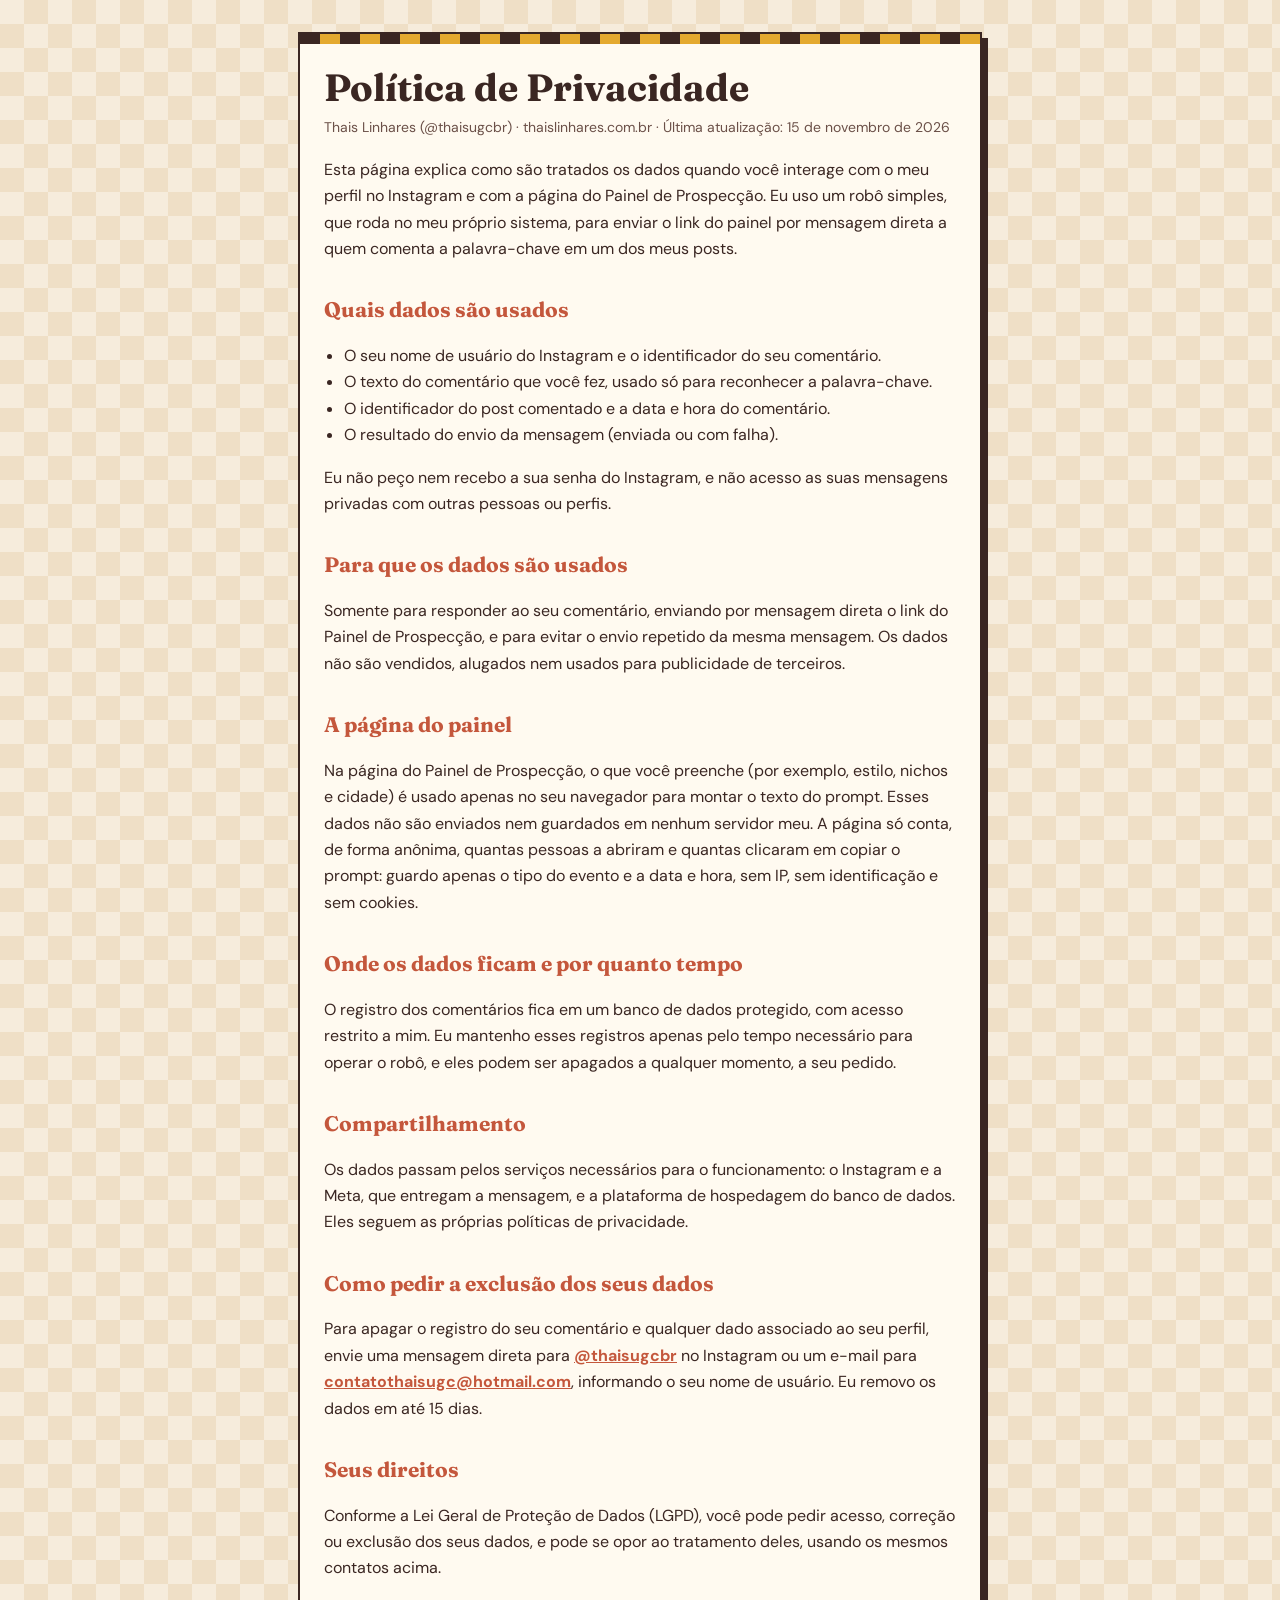
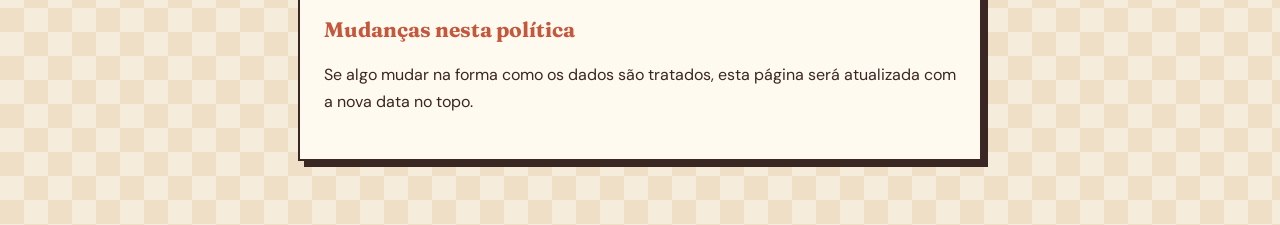
<file: privacidade/index.html>
<!DOCTYPE html>
<html lang="pt-BR">
<head>
<meta charset="utf-8">
<meta name="viewport" content="width=device-width, initial-scale=1">
<title>Política de Privacidade | Thais Linhares</title>
<meta name="robots" content="index,follow">
<link rel="preconnect" href="https://fonts.googleapis.com">
<link href="https://fonts.googleapis.com/css2?family=Fraunces:opsz,wght@9..144,600;9..144,700&family=DM+Sans:wght@400;500;700&display=swap" rel="stylesheet">
<style>
  :root{--cream:#f6ecdc;--paper:#fffaf0;--cocoa:#3a2622;--cocoa2:#6b5048;--terra:#c4573c;--mustard:#e4a92f}
  *{box-sizing:border-box}
  body{margin:0;background:var(--cream);color:var(--cocoa);font-family:"DM Sans",system-ui,sans-serif;line-height:1.65;
    background-image:conic-gradient(#efdfc6 25%,transparent 0 50%,#efdfc6 0 75%,transparent 0);background-size:48px 48px}
  main{max-width:720px;margin:0 auto;padding:32px 18px 64px}
  .card{background:var(--paper);border:2px solid var(--cocoa);box-shadow:6px 6px 0 var(--cocoa);padding:28px 24px}
  h1{font-family:Fraunces,Georgia,serif;font-size:clamp(28px,6vw,38px);line-height:1.15;margin:0 0 6px}
  h2{font-family:Fraunces,Georgia,serif;font-size:21px;margin:30px 0 8px;color:var(--terra)}
  p,li{font-size:16px;color:var(--cocoa)}
  ul{padding-left:20px}
  .meta{color:var(--cocoa2);font-size:14px;margin:0 0 18px}
  a{color:var(--terra);font-weight:700}
  .bar{height:10px;margin:-28px -24px 22px;background:repeating-linear-gradient(90deg,var(--cocoa) 0 20px,var(--mustard) 20px 40px)}
</style>
</head>
<body>
<main>
  <div class="card">
    <div class="bar"></div>
    <h1>Política de Privacidade</h1>
    <p class="meta">Thais Linhares (@thaisugcbr) · thaislinhares.com.br · Última atualização: 15 de novembro de 2026</p>

    <p>Esta página explica como são tratados os dados quando você interage com o meu perfil no Instagram e com a página do Painel de Prospecção. Eu uso um robô simples, que roda no meu próprio sistema, para enviar o link do painel por mensagem direta a quem comenta a palavra-chave em um dos meus posts.</p>

    <h2>Quais dados são usados</h2>
    <ul>
      <li>O seu nome de usuário do Instagram e o identificador do seu comentário.</li>
      <li>O texto do comentário que você fez, usado só para reconhecer a palavra-chave.</li>
      <li>O identificador do post comentado e a data e hora do comentário.</li>
      <li>O resultado do envio da mensagem (enviada ou com falha).</li>
    </ul>
    <p>Eu não peço nem recebo a sua senha do Instagram, e não acesso as suas mensagens privadas com outras pessoas ou perfis.</p>

    <h2>Para que os dados são usados</h2>
    <p>Somente para responder ao seu comentário, enviando por mensagem direta o link do Painel de Prospecção, e para evitar o envio repetido da mesma mensagem. Os dados não são vendidos, alugados nem usados para publicidade de terceiros.</p>

    <h2>A página do painel</h2>
    <p>Na página do Painel de Prospecção, o que você preenche (por exemplo, estilo, nichos e cidade) é usado apenas no seu navegador para montar o texto do prompt. Esses dados não são enviados nem guardados em nenhum servidor meu. A página só conta, de forma anônima, quantas pessoas a abriram e quantas clicaram em copiar o prompt: guardo apenas o tipo do evento e a data e hora, sem IP, sem identificação e sem cookies.</p>

    <h2>Onde os dados ficam e por quanto tempo</h2>
    <p>O registro dos comentários fica em um banco de dados protegido, com acesso restrito a mim. Eu mantenho esses registros apenas pelo tempo necessário para operar o robô, e eles podem ser apagados a qualquer momento, a seu pedido.</p>

    <h2>Compartilhamento</h2>
    <p>Os dados passam pelos serviços necessários para o funcionamento: o Instagram e a Meta, que entregam a mensagem, e a plataforma de hospedagem do banco de dados. Eles seguem as próprias políticas de privacidade.</p>

    <h2>Como pedir a exclusão dos seus dados</h2>
    <p>Para apagar o registro do seu comentário e qualquer dado associado ao seu perfil, envie uma mensagem direta para <a href="https://instagram.com/thaisugcbr">@thaisugcbr</a> no Instagram ou um e-mail para <a href="mailto:contatothaisugc@hotmail.com">contatothaisugc@hotmail.com</a>, informando o seu nome de usuário. Eu removo os dados em até 15 dias.</p>

    <h2>Seus direitos</h2>
    <p>Conforme a Lei Geral de Proteção de Dados (LGPD), você pode pedir acesso, correção ou exclusão dos seus dados, e pode se opor ao tratamento deles, usando os mesmos contatos acima.</p>

    <h2>Mudanças nesta política</h2>
    <p>Se algo mudar na forma como os dados são tratados, esta página será atualizada com a nova data no topo.</p>
  </div>
</main>
</body>
</html>
</file>
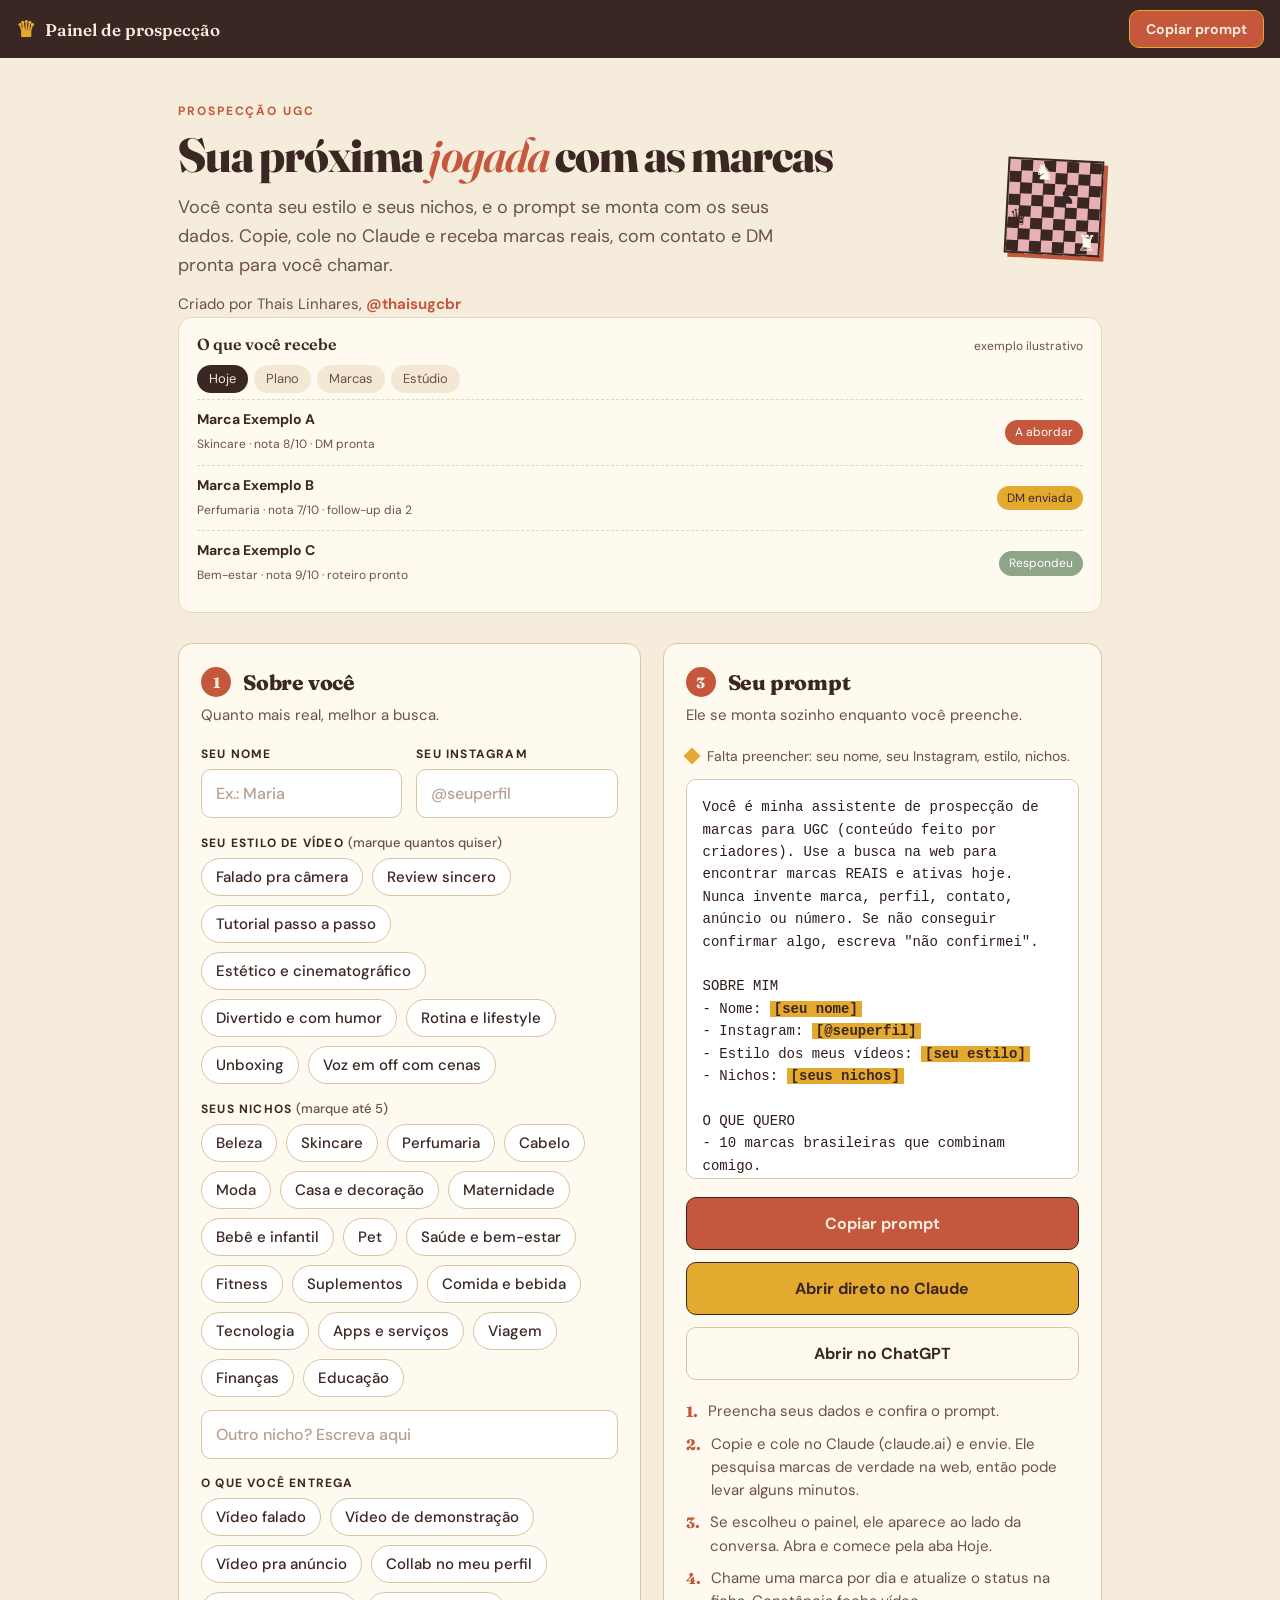
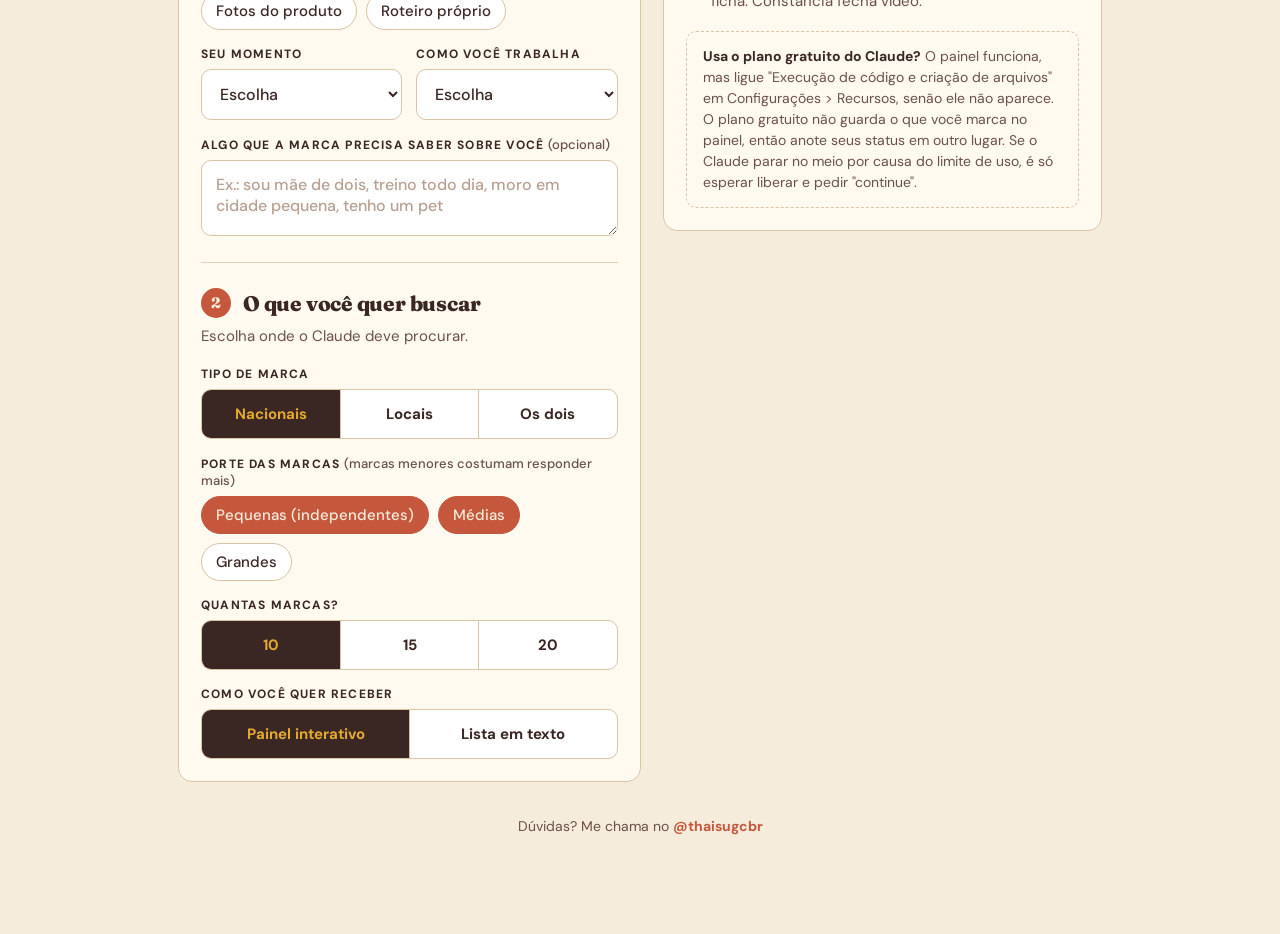
<file: prospeccao/index.html>
<!doctype html>
<html lang="pt-BR">
<head>
<meta charset="utf-8">
<meta name="viewport" content="width=device-width,initial-scale=1,viewport-fit=cover">
<title>Painel de Prospecção UGC | Thais Linhares</title>
<meta name="description" content="Preencha seus dados e receba o prompt pronto para o Claude encontrar marcas que combinam com o seu estilo, inclusive marcas locais.">
<meta property="og:type" content="website">
<meta property="og:title" content="Painel de Prospecção UGC | Thais Linhares">
<meta property="og:description" content="Preencha seus dados e receba o prompt pronto para o Claude encontrar marcas que combinam com o seu estilo, inclusive marcas locais.">
<meta property="og:url" content="https://thaislinhares.com.br/prospeccao/">
<meta name="twitter:card" content="summary">
<link rel="preconnect" href="https://fonts.googleapis.com">
<link rel="preconnect" href="https://fonts.gstatic.com" crossorigin>
<link rel="stylesheet" href="https://fonts.googleapis.com/css2?family=Fraunces:ital,opsz,wght@0,9..144,600;0,9..144,800;1,9..144,600&family=DM+Sans:wght@400;500;600;700&display=swap">
<style>
:root{
  --cream:#f6ecdc; --cream2:#efdfc6; --paper:#fffaf0; --cocoa:#3a2622; --cocoa2:#6b5048;
  --terra:#c4573c; --terra-d:#a54430; --mustard:#e4a92f; --sage:#8ea58a; --rose:#e6b0b4;
  --display:"Fraunces",Georgia,serif; --body:"DM Sans",ui-sans-serif,system-ui,sans-serif;
}
*{box-sizing:border-box}
html{scroll-behavior:smooth}
body{margin:0;color:var(--cocoa);font:16px/1.55 var(--body);-webkit-text-size-adjust:100%;
  background:var(--cream) conic-gradient(var(--cream) 25%,var(--cream2) 0 50%,var(--cream) 0 75%,var(--cream2) 0) 0 0/64px 64px}
.chk{background-image:conic-gradient(var(--a,var(--cocoa)) 25%,var(--b,var(--cream)) 0 50%,var(--a,var(--cocoa)) 0 75%,var(--b,var(--cream)) 0)}

.top{position:sticky;top:0;z-index:10;background:var(--cocoa);color:var(--cream);display:flex;align-items:center;justify-content:space-between;gap:12px;padding:10px max(16px,env(safe-area-inset-right)) 10px max(16px,env(safe-area-inset-left));border-bottom:4px solid var(--mustard)}
.top b{font:600 17px var(--display);display:flex;align-items:center;gap:9px;white-space:nowrap;overflow:hidden;text-overflow:ellipsis}
.top b i{font-style:normal;color:var(--mustard);font-size:22px;line-height:1}
.top .btn{padding:9px 16px;min-height:0;font-size:14px;flex:none;box-shadow:none;background:var(--mustard);color:var(--cocoa);border-color:var(--mustard)}
.wrap{max-width:1080px;margin:0 auto;padding:30px max(18px,env(safe-area-inset-right)) 96px max(18px,env(safe-area-inset-left))}

.hero{display:grid;grid-template-columns:minmax(0,1.25fr) minmax(0,.75fr);gap:30px;align-items:center}
@media (max-width:820px){.hero{grid-template-columns:1fr}}
.tag{display:inline-flex;align-items:center;gap:10px;font:700 12px var(--body);letter-spacing:.16em;text-transform:uppercase;color:var(--terra);margin-bottom:16px}
.tag span{width:46px;height:14px;border:2px solid var(--cocoa);background-size:14px 14px;--a:var(--cocoa);--b:var(--cream)}
h1{font-family:var(--display);font-weight:800;font-size:clamp(40px,9vw,76px);line-height:1;letter-spacing:-.02em;margin:0 0 20px;color:var(--cocoa);font-variation-settings:"opsz" 144}
h1 em{font-style:italic;font-weight:600;color:var(--terra);position:relative;white-space:nowrap}
h1 em::after{content:"";position:absolute;left:0;right:0;bottom:.04em;height:.2em;background:var(--mustard);opacity:.55;z-index:-1}
.lead{font-size:clamp(17px,3.4vw,21px);line-height:1.6;color:var(--cocoa2);max-width:34em;margin:0 0 22px}
.byline{font-size:15px;color:var(--cocoa2)}
.byline a{color:var(--terra);font-weight:700;text-decoration:none}

.board{position:relative;aspect-ratio:1;width:100%;max-width:360px;justify-self:center;border:4px solid var(--cocoa);box-shadow:10px 10px 0 var(--terra);background-size:25% 25%;--a:var(--cocoa);--b:var(--rose);transform:rotate(2deg)}
.board .pc{position:absolute;display:grid;place-items:center;font:400 clamp(44px,12vw,70px)/1 "Segoe UI Symbol","Noto Sans Symbols 2","DejaVu Sans",serif;width:25%;height:25%}
.board .p1{left:25%;top:0;color:var(--paper)}
.board .p2{left:50%;top:25%;color:var(--cocoa)}
.board .p3{left:0;top:50%;color:var(--cocoa)}
.board .p4{left:75%;top:75%;color:var(--paper)}
.board .tagc{position:absolute;left:-6px;bottom:-18px;background:var(--mustard);border:3px solid var(--cocoa);padding:8px 14px;font:700 13px var(--body);letter-spacing:.1em;text-transform:uppercase;transform:rotate(-3deg);color:var(--cocoa)}
@media (max-width:820px){.board{max-width:300px;margin:14px auto 22px}}

.stats{display:grid;grid-template-columns:repeat(3,1fr);gap:12px;margin-top:34px}
@media (max-width:640px){.stats{grid-template-columns:1fr}}
.stat{display:flex;gap:14px;align-items:flex-start;background:var(--paper);border:2px solid var(--cocoa);padding:16px;box-shadow:4px 4px 0 var(--cocoa)}
.stat i{font-style:normal;flex:none;width:44px;height:44px;display:grid;place-items:center;border:2px solid var(--cocoa);background:var(--mustard);font-size:26px;line-height:1;font-family:"Segoe UI Symbol","Noto Sans Symbols 2","DejaVu Sans",serif}
.stat:nth-child(2) i{background:var(--rose)}
.stat:nth-child(3) i{background:var(--sage)}
.stat strong{display:block;font:800 18px var(--display);line-height:1.2;margin-bottom:3px}
.stat span{font-size:15px;color:var(--cocoa2);line-height:1.4}

.cols{display:grid;grid-template-columns:minmax(0,1fr) minmax(0,.95fr);gap:26px;margin-top:40px;align-items:start}
@media (max-width:860px){.cols{grid-template-columns:1fr}}
.card{background:var(--paper);border:2px solid var(--cocoa);box-shadow:7px 7px 0 var(--cocoa);padding:0 24px 24px;overflow:hidden}
.card::before{content:"";display:block;height:20px;margin:0 -24px 22px;border-bottom:2px solid var(--cocoa);background-size:20px 20px;--a:var(--rose);--b:var(--paper);background-image:conic-gradient(var(--a) 25%,var(--b) 0 50%,var(--a) 0 75%,var(--b) 0)}
.step{display:flex;align-items:center;gap:12px;margin:0 0 6px}
.step b{width:34px;height:34px;background:var(--terra);color:var(--cream);border:2px solid var(--cocoa);display:grid;place-items:center;font:800 17px var(--display);flex:none;transform:rotate(45deg)}
.step b span{transform:rotate(-45deg);display:block}
h2{font-family:var(--display);font-weight:800;font-size:24px;letter-spacing:-.01em;margin:0}
.hint{font-size:15px;color:var(--cocoa2);margin:0 0 18px}
.sec+.sec{margin-top:30px;padding-top:26px;border-top:2px dashed #d9c4a6}

.field{display:grid;gap:7px;margin-bottom:16px}
.field:last-child{margin-bottom:0}
label,.lbl{font:700 12px var(--body);color:var(--cocoa);text-transform:uppercase;letter-spacing:.1em}
.lbl small,label small{font:500 13px var(--body);text-transform:none;letter-spacing:0;color:var(--cocoa2)}
input[type=text],select,textarea{font:500 16px var(--body);border:2px solid var(--cocoa);border-radius:0;padding:13px 14px;background:#fff;color:var(--cocoa);width:100%}
input::placeholder,textarea::placeholder{color:#b7a091}
textarea{resize:vertical;min-height:76px}
input:focus-visible,select:focus-visible,textarea:focus-visible,.btn:focus-visible{outline:3px solid var(--mustard);outline-offset:2px}
.row2{display:grid;grid-template-columns:1fr 1fr;gap:14px;margin-bottom:16px}
.row2 .field{margin-bottom:0}
@media (max-width:520px){.row2{grid-template-columns:1fr}}

.chips{display:flex;flex-wrap:wrap;gap:9px}
.chip{position:relative;text-transform:none;letter-spacing:0;font-size:15px;color:var(--cocoa);margin:0}
.chip input{position:absolute;opacity:0;inset:0;width:100%;height:100%;margin:0;cursor:pointer}
.chip span{display:inline-block;padding:10px 15px;border:2px solid var(--cocoa);background:#fff;font:600 15px var(--body);transition:background .12s,color .12s,transform .12s}
.chip:hover span{background:var(--cream2)}
.chip input:checked+span{background:var(--terra);color:var(--cream);box-shadow:3px 3px 0 var(--cocoa);transform:translate(-1px,-1px)}
.chip input:focus-visible+span{outline:3px solid var(--mustard);outline-offset:2px}

.seg{display:grid;grid-template-columns:repeat(3,1fr);border:2px solid var(--cocoa);background:#fff}
.seg label{position:relative;text-transform:none;letter-spacing:0;font:700 15px var(--body);color:var(--cocoa);text-align:center;cursor:pointer;margin:0;border-left:2px solid var(--cocoa)}
.seg label:first-child{border-left:0}
.seg input{position:absolute;opacity:0;inset:0;width:100%;height:100%;margin:0;cursor:pointer}
.seg span{display:block;padding:14px 6px}
.seg input:checked+span{background:var(--cocoa);color:var(--mustard)}
.seg input:focus-visible+span{outline:3px solid var(--mustard);outline-offset:-3px}
.localbox{background:var(--rose);border:2px solid var(--cocoa);padding:16px;margin-top:12px;display:grid;gap:14px}
.localbox[hidden]{display:none}

.sticky{position:sticky;top:78px}
.promptbox{background:#fff;border:2px solid var(--cocoa);padding:16px;max-height:400px;overflow:auto;white-space:pre-wrap;font:500 14px/1.6 ui-monospace,SFMono-Regular,Menlo,Consolas,monospace;overflow-wrap:anywhere;color:#2e1c19}
.promptbox mark{background:var(--mustard);color:var(--cocoa);padding:0 4px;font-weight:700}
.missing{display:flex;gap:9px;align-items:center;font-size:14px;color:var(--cocoa2);margin:0 0 12px}
.dot{width:12px;height:12px;background:var(--mustard);border:2px solid var(--cocoa);flex:none;transform:rotate(45deg)}
.dot.ok{background:var(--sage)}
.btns{display:grid;gap:12px;margin-top:18px}
.btn{font:700 16px var(--body);border:2px solid var(--cocoa);padding:15px 22px;cursor:pointer;text-align:center;text-decoration:none;display:flex;justify-content:center;align-items:center;min-height:54px;color:var(--cocoa);background:#fff;box-shadow:4px 4px 0 var(--cocoa);transition:transform .1s,box-shadow .1s}
.btn:active{transform:translate(3px,3px);box-shadow:1px 1px 0 var(--cocoa)}
.btn.primary{background:var(--terra);color:var(--cream)}
.btn.primary:hover{background:var(--terra-d)}
.btn.soft{background:var(--mustard)}
.how{margin:20px 0 0;padding:0;list-style:none;display:grid;gap:9px;font-size:15px;color:var(--cocoa2)}
.how li{display:flex;gap:10px}
.how b{color:var(--terra);font-family:var(--display);font-weight:800}
.foot{margin-top:34px;text-align:center;font-size:14px;color:var(--cocoa2)}
.foot a{color:var(--terra);font-weight:700;text-decoration:none}
.toast{position:fixed;left:50%;bottom:24px;transform:translateX(-50%) translateY(20px);background:var(--cocoa);color:var(--cream);border:2px solid var(--mustard);padding:13px 22px;font:700 14px var(--body);opacity:0;pointer-events:none;transition:.25s;z-index:20;max-width:90vw;text-align:center}
.toast.on{opacity:1;transform:translateX(-50%) translateY(0)}
@media (prefers-reduced-motion:reduce){*{transition:none!important}html{scroll-behavior:auto}}

/* visual calmo */
body{background:var(--cream)}
.wrap{max-width:960px;padding-top:40px}
.hero{display:block}
.tag span{display:none}
.tag{margin-bottom:12px}
h1{font-size:clamp(32px,6vw,48px);margin:0 0 14px}
h1 em::after{display:none}
.lead{font-size:18px;margin-bottom:14px}
.cols{margin-top:30px;gap:22px}
.card{border:1px solid #d9c4a6;box-shadow:none;border-radius:14px;padding:22px}
.card::before{display:none}
.step b{transform:none;border:0;border-radius:50%;width:30px;height:30px;font-size:15px}
.step b span{transform:none}
h2{font-size:21px}
input[type=text],select,textarea{border:1px solid #d9c4a6;border-radius:10px}
.chip span{border:1px solid #d9c4a6;border-radius:99px;padding:8px 14px;font-weight:500}
.chip input:checked+span{box-shadow:none;transform:none;border-color:var(--terra)}
.seg{border:1px solid #d9c4a6;border-radius:10px;overflow:hidden}
.seg label{border-left:1px solid #d9c4a6}
.btn{border:1px solid var(--cocoa);box-shadow:none;border-radius:10px;min-height:50px}
.btn:active{transform:none}
.btn.ghost{background:transparent;border-color:#d9c4a6}
.top{border-bottom:0}
.localbox{border:1px solid #d9c4a6;border-radius:10px;background:#f3dede}
.promptbox{border:1px solid #d9c4a6;border-radius:10px}
.sec+.sec{border-top:1px solid #e4d3b8;margin-top:26px;padding-top:24px}
.dot{border:0}
.hero{display:flex;align-items:center;justify-content:space-between;gap:20px}
.hero>div:first-child{flex:1;min-width:0}
.board{width:96px;max-width:96px;flex:none;margin:0;border:2px solid var(--cocoa);box-shadow:4px 4px 0 var(--terra);transform:rotate(3deg)}
.board .pc{font-size:22px}
@media (max-width:520px){.board{width:72px;max-width:72px}.board .pc{font-size:16px}}
.free{margin-top:18px;padding:14px 16px;border:1px dashed #d9c4a6;border-radius:10px;font-size:14px;line-height:1.5;color:var(--cocoa2)}
.free b{color:var(--cocoa)}

@media (max-width:420px){.top b{font-size:15px;gap:6px}.top b i{font-size:18px}.top .btn{padding:8px 12px;font-size:13px}}
.peek{margin:0 0 22px;padding:16px 18px;background:var(--paper);border:1px solid #e5d6bd;border-radius:14px}
.peek-h{display:flex;justify-content:space-between;align-items:baseline;gap:10px;margin-bottom:10px}
.peek-h b{font:600 16px var(--display);color:var(--cocoa)}
.peek-h span{font-size:12px;color:var(--cocoa2)}
.peek-tabs{display:flex;gap:6px;margin-bottom:6px;flex-wrap:wrap}
.peek-tabs span{padding:4px 12px;border-radius:99px;font-size:13px;background:#f3e8d4;color:var(--cocoa2)}
.peek-tabs .on{background:var(--cocoa);color:var(--cream)}
.peek-row{display:flex;justify-content:space-between;align-items:center;gap:10px;padding:9px 0;border-top:1px dashed #e5d6bd}
.peek-row:first-of-type{margin-top:6px}
.peek-row b{display:block;font-size:14px;color:var(--cocoa)}
.peek-row small{font-size:12px;color:var(--cocoa2)}
.peek-row em{font-style:normal;font-size:12px;padding:3px 10px;border-radius:99px;white-space:nowrap;color:#fff}
.peek .s1{background:var(--terra)}.peek .s2{background:var(--sage)}.peek .s3{background:var(--mustard);color:var(--cocoa)}
</style>
</head>
<body>
<div class="top"><b><i>&#9819;&#xFE0E;</i> Painel de prospecção</b><button class="btn primary" id="copyTop" type="button">Copiar prompt</button></div>
<div class="wrap">

<header>
  <div class="hero">
    <div>
      <div class="tag"><span class="chk"></span>Prospecção UGC</div>
      <h1>Sua próxima <em>jogada</em> com as marcas</h1>
      <p class="lead">Você conta seu estilo e seus nichos, e o prompt se monta com os seus dados. Copie, cole no Claude e receba marcas reais, com contato e DM pronta para você chamar.</p>
      <div class="byline">Criado por Thais Linhares, <a href="https://instagram.com/thaisugcbr" target="_blank" rel="noopener">@thaisugcbr</a></div>
    </div>
    <div class="board chk" aria-hidden="true">
      <div class="pc p1">&#9822;&#xFE0E;</div><div class="pc p2">&#9823;&#xFE0E;</div><div class="pc p3">&#9819;&#xFE0E;</div><div class="pc p4">&#9820;&#xFE0E;</div>
    </div>
  </div>
</header>

<div class="peek" role="img" aria-label="Exemplo ilustrativo do painel que você recebe">
  <div class="peek-h"><b>O que você recebe</b><span>exemplo ilustrativo</span></div>
  <div class="peek-tabs"><span class="on">Hoje</span><span>Plano</span><span>Marcas</span><span>Estúdio</span></div>
  <div class="peek-row"><div><b>Marca Exemplo A</b><small>Skincare · nota 8/10 · DM pronta</small></div><em class="s1">A abordar</em></div>
  <div class="peek-row"><div><b>Marca Exemplo B</b><small>Perfumaria · nota 7/10 · follow-up dia 2</small></div><em class="s3">DM enviada</em></div>
  <div class="peek-row"><div><b>Marca Exemplo C</b><small>Bem-estar · nota 9/10 · roteiro pronto</small></div><em class="s2">Respondeu</em></div>
</div>


<div class="cols">

<!-- FORM -->
<main class="card" id="form">
  <section class="sec">
    <div class="step"><b><span>1</span></b><h2>Sobre você</h2></div>
    <p class="hint">Quanto mais real, melhor a busca.</p>
    <div class="row2">
      <div class="field"><label for="nome">Seu nome</label><input type="text" id="nome" placeholder="Ex.: Maria" autocomplete="given-name"></div>
      <div class="field"><label for="insta">Seu Instagram</label><input type="text" id="insta" placeholder="@seuperfil" autocapitalize="none" autocomplete="off"></div>
    </div>
    <div class="field">
      <span class="lbl">Seu estilo de vídeo <small>(marque quantos quiser)</small></span>
      <div class="chips" id="estilo"></div>
    </div>
    <div class="field">
      <span class="lbl">Seus nichos <small>(marque até 5)</small></span>
      <div class="chips" id="nichos"></div>
      <input type="text" id="nichoOutro" placeholder="Outro nicho? Escreva aqui" style="margin-top:6px">
    </div>
    <div class="field">
      <span class="lbl">O que você entrega</span>
      <div class="chips" id="entrega"></div>
    </div>
    <div class="row2">
      <div class="field"><label for="exp">Seu momento</label>
        <select id="exp">
          <option value="">Escolha</option>
          <option>Estou começando e ainda não tenho portfólio</option>
          <option>Tenho alguns vídeos e poucas marcas</option>
          <option>Tenho portfólio com várias marcas</option>
        </select></div>
      <div class="field"><label for="modelo">Como você trabalha</label>
        <select id="modelo">
          <option value="">Escolha</option>
          <option>Só trabalhos pagos</option>
          <option>Pago, e permuta em casos especiais</option>
          <option>Aceito permuta pra montar portfólio</option>
        </select></div>
    </div>
    <div class="field"><label for="extra">Algo que a marca precisa saber sobre você <small style="text-transform:none;letter-spacing:0;font-weight:500">(opcional)</small></label>
      <textarea id="extra" placeholder="Ex.: sou mãe de dois, treino todo dia, moro em cidade pequena, tenho um pet"></textarea></div>
  </section>

  <section class="sec">
    <div class="step"><b><span>2</span></b><h2>O que você quer buscar</h2></div>
    <p class="hint">Escolha onde o Claude deve procurar.</p>
    <div class="field">
      <span class="lbl">Tipo de marca</span>
      <div class="seg" id="escopo" role="radiogroup" aria-label="Tipo de marca">
        <label><input type="radio" name="escopo" value="nacional" checked><span>Nacionais</span></label>
        <label><input type="radio" name="escopo" value="locais"><span>Locais</span></label>
        <label><input type="radio" name="escopo" value="ambos"><span>Os dois</span></label>
      </div>
      <div class="localbox" id="localbox" hidden>
        <div class="field" style="margin:0"><label for="cidade">Sua cidade e estado</label><input type="text" id="cidade" placeholder="Ex.: Porto Velho, RO"></div>
        <div class="field" style="margin:0"><label for="raio">Até onde vale ir</label>
          <select id="raio"><option value="só na minha cidade">Só na minha cidade</option><option value="na minha cidade e cidades vizinhas">Cidade e vizinhas</option><option value="no meu estado">No meu estado</option></select></div>
      </div>
    </div>
    <div class="field">
      <span class="lbl">Porte das marcas <small>(marcas menores costumam responder mais)</small></span>
      <div class="chips" id="porte"></div>
    </div>
    <div class="field">
      <span class="lbl">Quantas marcas?</span>
      <div class="seg" id="qtd" role="radiogroup" aria-label="Quantidade">
        <label><input type="radio" name="qtd" value="10" checked><span>10</span></label>
        <label><input type="radio" name="qtd" value="15"><span>15</span></label>
        <label><input type="radio" name="qtd" value="20"><span>20</span></label>
      </div>
    </div>
    <div class="field">
      <span class="lbl">Como você quer receber</span>
      <div class="seg" id="saida" role="radiogroup" aria-label="Formato da resposta" style="grid-template-columns:1fr 1fr">
        <label><input type="radio" name="saida" value="painel" checked><span>Painel interativo</span></label>
        <label><input type="radio" name="saida" value="texto"><span>Lista em texto</span></label>
      </div>
    </div>
  </section>
</main>

<!-- PROMPT -->
<aside class="sticky">
  <div class="card">
    <div class="step"><b><span>3</span></b><h2>Seu prompt</h2></div>
    <p class="hint">Ele se monta sozinho enquanto você preenche.</p>
    <p class="missing" id="missing"><span class="dot" id="dot"></span><span id="missTxt"></span></p>
    <div class="promptbox" id="prompt" aria-live="polite"></div>
    <div class="btns">
      <button class="btn primary" id="copy" type="button">Copiar prompt</button>
      <a class="btn soft" id="openClaude" href="#" target="_blank" rel="noopener">Abrir direto no Claude</a>
      <a class="btn ghost" id="openGpt" href="#" target="_blank" rel="noopener">Abrir no ChatGPT</a>
    </div>
    <ol class="how">
      <li><b>1.</b> Preencha seus dados e confira o prompt.</li>
      <li><b>2.</b> Copie e cole no Claude (claude.ai) e envie. Ele pesquisa marcas de verdade na web, então pode levar alguns minutos.</li>
      <li><b>3.</b> Se escolheu o painel, ele aparece ao lado da conversa. Abra e comece pela aba Hoje.</li>
      <li><b>4.</b> Chame uma marca por dia e atualize o status na ficha. Constância fecha vídeo.</li>
    </ol>
    <div class="free"><b>Usa o plano gratuito do Claude?</b> O painel funciona, mas ligue "Execução de código e criação de arquivos" em Configurações > Recursos, senão ele não aparece. O plano gratuito não guarda o que você marca no painel, então anote seus status em outro lugar. Se o Claude parar no meio por causa do limite de uso, é só esperar liberar e pedir "continue".</div>
  </div>
</aside>

</div>

<div class="foot">Dúvidas? Me chama no <a href="https://instagram.com/thaisugcbr" target="_blank" rel="noopener">@thaisugcbr</a></div>
</div>
<div class="toast" id="toast" role="status"></div>

<script>
(function(){
var $=function(id){return document.getElementById(id)};
var ESTILOS=["Falado pra câmera","Review sincero","Tutorial passo a passo","Estético e cinematográfico","Divertido e com humor","Rotina e lifestyle","Unboxing","Voz em off com cenas"];
var NICHOS=["Beleza","Skincare","Perfumaria","Cabelo","Moda","Casa e decoração","Maternidade","Bebê e infantil","Pet","Saúde e bem-estar","Fitness","Suplementos","Comida e bebida","Tecnologia","Apps e serviços","Viagem","Finanças","Educação"];
var ENTREGAS=["Vídeo falado","Vídeo de demonstração","Vídeo pra anúncio","Collab no meu perfil","Fotos do produto","Roteiro próprio"];
var PORTES=["Pequenas (independentes)","Médias","Grandes"];

function chips(id,list,name,checked){
  var box=$(id);
  list.forEach(function(t){
    var l=document.createElement("label");l.className="chip";
    var i=document.createElement("input");i.type="checkbox";i.name=name;i.value=t;
    if(checked&&checked.indexOf(t)>-1)i.checked=true;
    var s=document.createElement("span");s.textContent=t;
    l.appendChild(i);l.appendChild(s);box.appendChild(l);
  });
}
chips("estilo",ESTILOS,"estilo");
chips("nichos",NICHOS,"nicho");
chips("entrega",ENTREGAS,"entrega");
chips("porte",PORTES,"porte",["Pequenas (independentes)","Médias"]);

function vals(name){return Array.prototype.map.call(document.querySelectorAll('input[name="'+name+'"]:checked'),function(i){return i.value})}
function radio(name){var r=document.querySelector('input[name="'+name+'"]:checked');return r?r.value:""}
function lista(a){if(a.length<2)return a.join("");return a.slice(0,-1).join(", ")+" e "+a[a.length-1]}
function lower(a){return a.map(function(x){return x.toLowerCase()})}

// limita 5 nichos
$("nichos").addEventListener("change",function(e){
  if(vals("nicho").length>5){e.target.checked=false;toast("Escolha até 5 nichos pra busca ficar focada.")}
});

var MARK="\u0001";
function ph(txt){return MARK+txt+MARK}

function build(){
  var nome=$("nome").value.trim(), insta=$("insta").value.trim();
  if(insta&&insta.charAt(0)!=="@")insta="@"+insta.replace(/^https?:\/\/(www\.)?instagram\.com\//,"").replace(/\/$/,"");
  var estilo=vals("estilo"), nichos=vals("nicho"), outro=$("nichoOutro").value.trim();
  if(outro)nichos=nichos.concat([outro]);
  var entrega=vals("entrega"), porte=vals("porte");
  var exp=$("exp").value, modelo=$("modelo").value, extra=$("extra").value.trim();
  var escopo=radio("escopo"), qtd=parseInt(radio("qtd"),10)||10, saida=radio("saida")||"painel";
  var cidade=$("cidade").value.trim(), raio=$("raio").value;
  var local=escopo==="locais"||escopo==="ambos";
  var missing=[];
  if(!nome)missing.push("seu nome");
  if(!insta)missing.push("seu Instagram");
  if(!estilo.length)missing.push("estilo");
  if(!nichos.length)missing.push("nichos");
  if(local&&!cidade)missing.push("sua cidade");

  var nNac=qtd, nLoc=0;
  if(escopo==="locais"){nNac=0;nLoc=qtd}
  else if(escopo==="ambos"){nLoc=Math.max(3,Math.round(qtd*0.4));nNac=qtd-nLoc}

  var L=[];
  L.push("Você é minha assistente de prospecção de marcas para UGC (conteúdo feito por criadores). Use a busca na web para encontrar marcas REAIS e ativas hoje. Nunca invente marca, perfil, contato, anúncio ou número. Se não conseguir confirmar algo, escreva \"não confirmei\".");
  L.push("");
  L.push("SOBRE MIM");
  L.push("- Nome: "+(nome||ph("[seu nome]")));
  L.push("- Instagram: "+(insta||ph("[@seuperfil]")));
  if(local)L.push("- Cidade: "+(cidade||ph("[sua cidade e estado]")));
  L.push("- Estilo dos meus vídeos: "+(estilo.length?lista(lower(estilo)):ph("[seu estilo]")));
  L.push("- Nichos: "+(nichos.length?lista(nichos):ph("[seus nichos]")));
  if(entrega.length)L.push("- O que eu entrego: "+lista(lower(entrega)));
  if(exp)L.push("- Meu momento: "+exp.charAt(0).toLowerCase()+exp.slice(1));
  if(modelo)L.push("- Como eu trabalho: "+modelo.charAt(0).toLowerCase()+modelo.slice(1));
  if(extra)L.push("- Sobre mim: "+extra.replace(/\s*\n\s*/g," "));
  L.push("");
  L.push("O QUE QUERO");
  if(escopo==="nacional")L.push("- "+nNac+" marcas brasileiras que combinam comigo.");
  if(escopo==="locais")L.push("- "+nLoc+" negócios locais de "+(cidade||ph("[sua cidade]"))+" ("+raio+").");
  if(escopo==="ambos"){L.push("- "+nNac+" marcas brasileiras que combinam comigo.");L.push("- "+nLoc+" negócios locais de "+(cidade||ph("[sua cidade]"))+" ("+raio+").")}
  if(nNac>0&&porte.length)L.push("- Porte das marcas nacionais: "+lista(lower(porte))+(porte.indexOf("Grandes")>-1&&porte.length===1?"":". Prefiro marcas que respondem mais fácil do que as muito concorridas")+".");
  L.push("");
  L.push("COMO ESCOLHER");
  L.push("- Só marcas com perfil ativo (postou nas últimas semanas) e que vendem um produto ou serviço dentro dos meus nichos.");
  L.push("- Dê preferência a quem já mostra que contrata criadores: anúncios ativos na Biblioteca de Anúncios da Meta, posts com collab, página \"seja um criador\" ou cadastro em plataformas de UGC.");
  L.push("- Considere se o meu estilo de vídeo combina com o jeito que a marca se comunica hoje.");
  L.push("- Evite marcas fora do meu momento e do meu perfil.");
  if(local){
    L.push("");
    L.push("SOBRE OS NEGÓCIOS LOCAIS");
    L.push("- Procure lojas, clínicas, restaurantes, estúdios e serviços de "+(cidade||ph("[sua cidade]"))+", ligados aos meus nichos, com Instagram ativo e que ainda não trabalham com criadores ou trabalham pouco.");
    L.push("- A proposta é diferente da nacional: vídeo de divulgação do local, visita, experiência e divulgação no meu perfil. Mostre o bairro ou endereço.");
    L.push("- Diga qual é a melhor forma de abordar (DM, WhatsApp comercial ou ir até o local).");
  }
  L.push("");
  L.push("COMO ESCREVER AS MENSAGENS");
  L.push("- Escreva como eu falaria no direct: frases curtas, natural, sem formalidade e sem elogio genérico (nada de \"amei seu trabalho\" ou \"venho por meio desta\").");
  L.push("- Cite algo específico e verdadeiro da marca que você viu na pesquisa. Não diga que testei ou usei o produto se eu não disse isso.");
  L.push("- No máximo 1 emoji por mensagem, sem travessão e sem frases prontas de IA.");
  L.push("");
  L.push("PARA CADA MARCA, ENTREGUE");
  L.push("1. Nome, categoria, site e Instagram.");
  L.push("2. Por que combina comigo (1 ou 2 linhas).");
  L.push("3. Evidência de que contrata criadores ou divulga ativamente, com o link da fonte.");
  L.push("4. Melhor canal de contato (DM, e-mail, formulário ou plataforma) e o contato, só se estiver em fonte pública. Se não confirmou, escreva \"não confirmei\".");
  L.push("5. Uma ideia de vídeo com gancho de uma frase, no meu estilo.");
  L.push("6. Nota de 0 a 10 para a chance de fechar, com uma linha explicando.");
  L.push("");
  L.push("CONFERÊNCIA ANTES DE ENTREGAR");
  L.push("- Confirme que o site e o @ do Instagram existem e são da própria marca, não de revendedor ou perfil parecido. Descarte o que não conseguir confirmar e busque outra marca para completar a quantidade.");
  L.push("- No fim, liste o que eu devo conferir antes de enviar a mensagem (contato e se a marca está mesmo contratando).");
  L.push("");
  if(saida==="texto"){
    L.push("FORMATO");
    L.push("- Ordene da maior nota para a menor"+(escopo==="ambos"?", separando marcas nacionais e locais":"")+".");
    L.push("- Termine com uma tabela-resumo: marca, nicho, canal, nota.");
    L.push("- Depois da tabela, escreva uma DM curta para cada uma das 3 primeiras, em dois tempos: no primeiro, 3 ou 4 linhas elogiando algo específico da marca e terminando com \"Posso te mandar aqui?\"; no segundo, uma proposta de vídeo em até 7 linhas.");
    L.push("- Português do Brasil, tom leve e direto, sem travessão e sem frases prontas de IA.");
  }else{
    L.push("DEPOIS DA PESQUISA, MONTE O MEU PAINEL");
    L.push("Com as marcas que você confirmou, crie um artefato (uma página só, em HTML, que funcione bem no celular) chamado \"Painel de Prospecção\". Estrutura:");
    L.push("- Topo: saudação com o meu nome, meta de 10 abordagens por dia com um anel de progresso, e botão \"+ Nova marca\".");
    L.push("- 4 abas: Hoje, Plano, Marcas e Estúdio.");
    L.push("- Hoje: fila de hoje (marcas a abordar), follow-ups vencidos, quem respondeu, marcas quentes e uma dica da próxima data comercial.");
    L.push("- Plano: as 10 primeiras marcas para abordar (maior nota), uma tabela com todas as marcas e a nota de 0 a 10 com os critérios (combina comigo, contrata criadores, ativa, contato, recorrente)"+(local?", e uma área separada de oportunidades locais":"")+".");
    L.push("- Marcas: cartões com busca, filtro e ordenação. Status: A abordar, Quente, Fria, DM 1 enviada, Respondeu, Proposta enviada, Fechou, Não rolou.");
    L.push("- Ficha da marca (abre ao clicar): abas Ficha (nicho, produto foco, canal, contato confirmado ou não, status, próximo follow-up, notas), Pesquisa (as evidências, os links das fontes e a data da consulta), Abordagem (DM em dois tempos e 3 ganchos alternativos, com botão copiar), Roteiro (ideia de vídeo) e Follow-up (dia 2, dia 5 e respostas prontas para permuta e preço).");
    L.push("- Estúdio: criar abordagem, inscrição em campanha, roteiro e resposta para marca.");
    L.push("- Guarde o que eu marcar (status, datas, notas) no armazenamento do artefato, se estiver disponível.");
    L.push("- Visual calmo e acolhedor: fundo creme (#f6ecdc), cartões em creme claro (#fffaf0) com borda fina (#e5d6bd) e cantos suaves, texto em cacau (#3a2622), destaques em terracota (#c4573c) e mostarda (#e4a92f). Títulos na fonte Fraunces e textos na DM Sans (Google Fonts). Sem sombras duras nem bordas grossas. Um tabuleiro de xadrez pequeno como detalhe no topo.");
    L.push("- Botões grandes e textos fáceis de ler no celular.");
    L.push("");
    L.push("As DMs seguem dois tempos: no primeiro, 3 ou 4 linhas elogiando algo específico da marca e terminando com \"Posso te mandar aqui?\"; no segundo, uma proposta de vídeo em até 7 linhas. Português do Brasil, tom leve e direto, sem travessão e sem frases prontas de IA. Se não conseguir montar o painel, entregue a lista em texto.");
  }
  return {text:L.join("\n"),missing:missing,nome:nome};
}

function renderPrompt(res){
  var box=$("prompt");box.textContent="";
  res.text.split(MARK).forEach(function(part,i){
    if(i%2===1){var m=document.createElement("mark");m.textContent=part;box.appendChild(m)}
    else box.appendChild(document.createTextNode(part));
  });
}
function plain(t){return t.split(MARK).join("")}

var current="";
function update(){
  var res=build();
  renderPrompt(res);
  current=plain(res.text);
  var ok=res.missing.length===0;
  $("dot").className="dot"+(ok?" ok":"");
  $("missTxt").textContent=ok?"Tudo certo. Seu prompt está pronto.":"Falta preencher: "+res.missing.join(", ")+".";
  var q=encodeURIComponent(current);
  $("openClaude").href="https://claude.ai/new?q="+q;
  $("openGpt").href="https://chatgpt.com/?q="+q;
}

function toast(msg){var t=$("toast");t.textContent=msg;t.classList.add("on");clearTimeout(toast.h);toast.h=setTimeout(function(){t.classList.remove("on")},2200)}

function fallbackCopy(txt){
  var ta=document.createElement("textarea");ta.value=txt;ta.setAttribute("readonly","");ta.style.cssText="position:fixed;top:0;left:0;opacity:0";
  document.body.appendChild(ta);ta.select();ta.setSelectionRange(0,txt.length);
  var ok=false;try{ok=document.execCommand("copy")}catch(e){}
  document.body.removeChild(ta);return ok;
}
[$("copy"),$("copyTop")].forEach(function(b){b.addEventListener("click",function(){
  var done=function(){toast("Prompt copiado! Agora cola no Claude.")};
  if(navigator.clipboard&&navigator.clipboard.writeText){
    navigator.clipboard.writeText(current).then(done,function(){fallbackCopy(current)?done():toast("Selecione o texto e copie.")});
  }else{fallbackCopy(current)?done():toast("Selecione o texto e copie.")}
})});

document.querySelectorAll('input[name="escopo"]').forEach(function(r){
  r.addEventListener("change",function(){
    var v=radio("escopo");$("localbox").hidden=!(v==="locais"||v==="ambos");update();
  });
});
document.getElementById("form").addEventListener("input",update);
document.getElementById("form").addEventListener("change",update);
update();

var TRACK="https://yyxwcbioceutosumfdbc.supabase.co/functions/v1/track";
function track(e){
  if(/[?&]nt=1/.test(location.search))return;
  try{fetch(TRACK,{method:"POST",headers:{"Content-Type":"text/plain"},body:JSON.stringify({e:e,s:radio("saida")||"painel"}),keepalive:true}).catch(function(){})}catch(x){}
}
track("view");
[$("copy"),$("copyTop")].forEach(function(b){b.addEventListener("click",function(){track("copy")})});
})();
</script>
</body>
</html>
</file>
